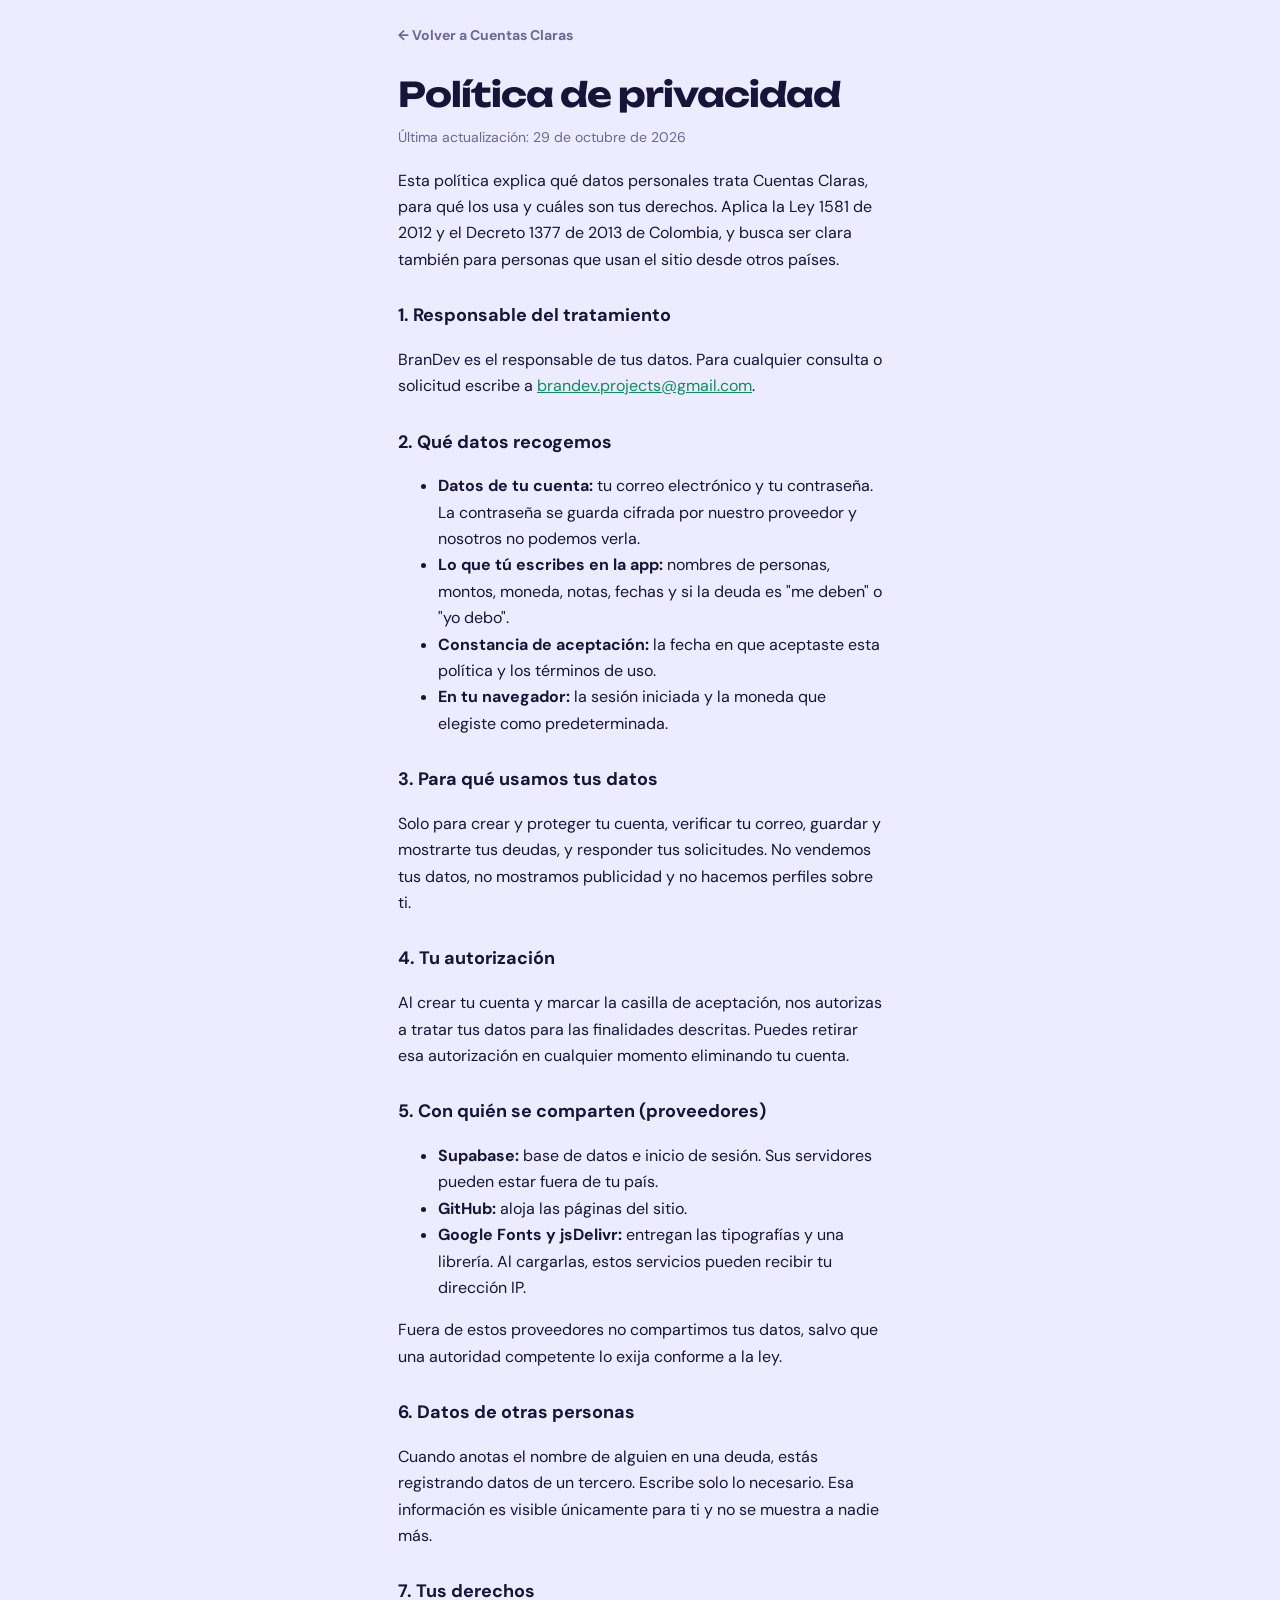
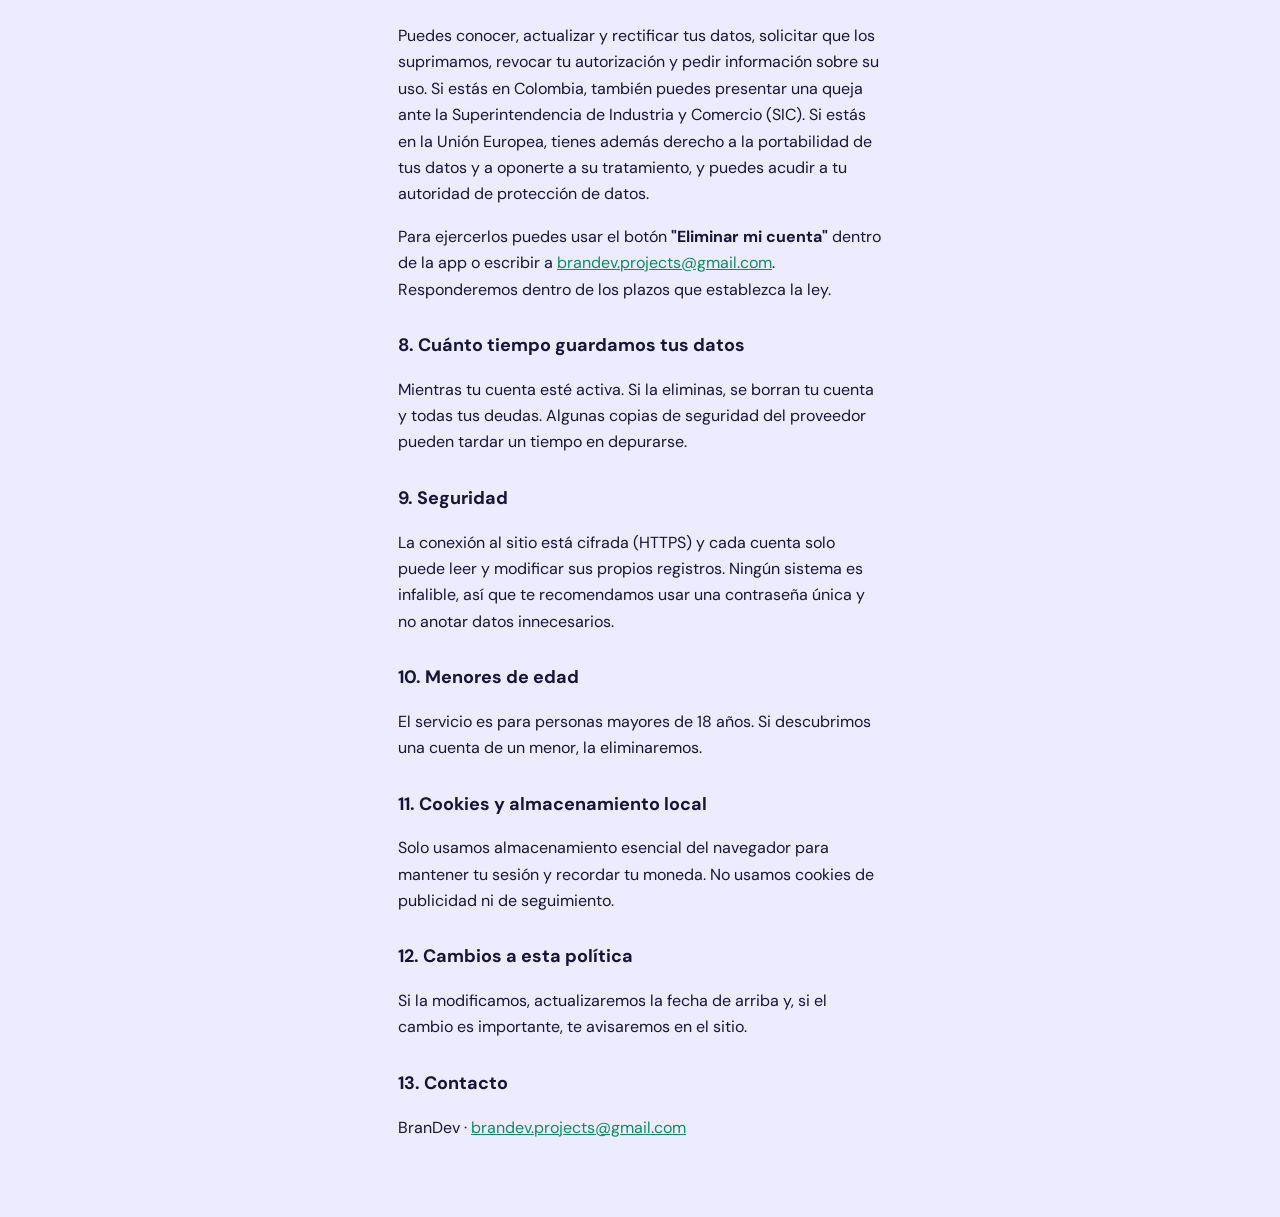
<file: privacidad.html>
<!DOCTYPE html>
<html lang="es">
<head>
<meta charset="utf-8">
<meta name="viewport" content="width=device-width, initial-scale=1, viewport-fit=cover">
<title>Política de privacidad · Cuentas Claras</title>
<link href="https://fonts.googleapis.com/css2?family=DM+Sans:wght@400;500;700&family=Unbounded:wght@600;800&display=swap" rel="stylesheet">
<link rel="stylesheet" href="styles.css">
</head>
<body>
<main class="doc">
  <a class="backlink" href="index.html">← Volver a Cuentas Claras</a>
  <h1 class="d">Política de privacidad</h1>
  <p class="meta">Última actualización: 29 de octubre de 2026</p>
  <p>Esta política explica qué datos personales trata Cuentas Claras, para qué los usa y cuáles son tus derechos. Aplica la Ley 1581 de 2012 y el Decreto 1377 de 2013 de Colombia, y busca ser clara también para personas que usan el sitio desde otros países.</p>

  <h2>1. Responsable del tratamiento</h2>
  <p><span data-fill="owner"></span> es el responsable de tus datos. Para cualquier consulta o solicitud escribe a <a data-fill="email"></a>.</p>

  <h2>2. Qué datos recogemos</h2>
  <ul>
    <li><strong>Datos de tu cuenta:</strong> tu correo electrónico y tu contraseña. La contraseña se guarda cifrada por nuestro proveedor y nosotros no podemos verla.</li>
    <li><strong>Lo que tú escribes en la app:</strong> nombres de personas, montos, moneda, notas, fechas y si la deuda es "me deben" o "yo debo".</li>
    <li><strong>Constancia de aceptación:</strong> la fecha en que aceptaste esta política y los términos de uso.</li>
    <li><strong>En tu navegador:</strong> la sesión iniciada y la moneda que elegiste como predeterminada.</li>
  </ul>

  <h2>3. Para qué usamos tus datos</h2>
  <p>Solo para crear y proteger tu cuenta, verificar tu correo, guardar y mostrarte tus deudas, y responder tus solicitudes. No vendemos tus datos, no mostramos publicidad y no hacemos perfiles sobre ti.</p>

  <h2>4. Tu autorización</h2>
  <p>Al crear tu cuenta y marcar la casilla de aceptación, nos autorizas a tratar tus datos para las finalidades descritas. Puedes retirar esa autorización en cualquier momento eliminando tu cuenta.</p>

  <h2>5. Con quién se comparten (proveedores)</h2>
  <ul>
    <li><strong>Supabase:</strong> base de datos e inicio de sesión. Sus servidores pueden estar fuera de tu país.</li>
    <li><strong>GitHub:</strong> aloja las páginas del sitio.</li>
    <li><strong>Google Fonts y jsDelivr:</strong> entregan las tipografías y una librería. Al cargarlas, estos servicios pueden recibir tu dirección IP.</li>
  </ul>
  <p>Fuera de estos proveedores no compartimos tus datos, salvo que una autoridad competente lo exija conforme a la ley.</p>

  <h2>6. Datos de otras personas</h2>
  <p>Cuando anotas el nombre de alguien en una deuda, estás registrando datos de un tercero. Escribe solo lo necesario. Esa información es visible únicamente para ti y no se muestra a nadie más.</p>

  <h2>7. Tus derechos</h2>
  <p>Puedes conocer, actualizar y rectificar tus datos, solicitar que los suprimamos, revocar tu autorización y pedir información sobre su uso. Si estás en Colombia, también puedes presentar una queja ante la Superintendencia de Industria y Comercio (SIC). Si estás en la Unión Europea, tienes además derecho a la portabilidad de tus datos y a oponerte a su tratamiento, y puedes acudir a tu autoridad de protección de datos.</p>
  <p>Para ejercerlos puedes usar el botón <strong>"Eliminar mi cuenta"</strong> dentro de la app o escribir a <a data-fill="email"></a>. Responderemos dentro de los plazos que establezca la ley.</p>

  <h2>8. Cuánto tiempo guardamos tus datos</h2>
  <p>Mientras tu cuenta esté activa. Si la eliminas, se borran tu cuenta y todas tus deudas. Algunas copias de seguridad del proveedor pueden tardar un tiempo en depurarse.</p>

  <h2>9. Seguridad</h2>
  <p>La conexión al sitio está cifrada (HTTPS) y cada cuenta solo puede leer y modificar sus propios registros. Ningún sistema es infalible, así que te recomendamos usar una contraseña única y no anotar datos innecesarios.</p>

  <h2>10. Menores de edad</h2>
  <p>El servicio es para personas mayores de 18 años. Si descubrimos una cuenta de un menor, la eliminaremos.</p>

  <h2>11. Cookies y almacenamiento local</h2>
  <p>Solo usamos almacenamiento esencial del navegador para mantener tu sesión y recordar tu moneda. No usamos cookies de publicidad ni de seguimiento.</p>

  <h2>12. Cambios a esta política</h2>
  <p>Si la modificamos, actualizaremos la fecha de arriba y, si el cambio es importante, te avisaremos en el sitio.</p>

  <h2>13. Contacto</h2>
  <p><span data-fill="owner"></span> · <a data-fill="email"></a></p>
</main>
<script src="config.js"></script>
<script src="legal.js"></script>
</body>
</html>
</file>
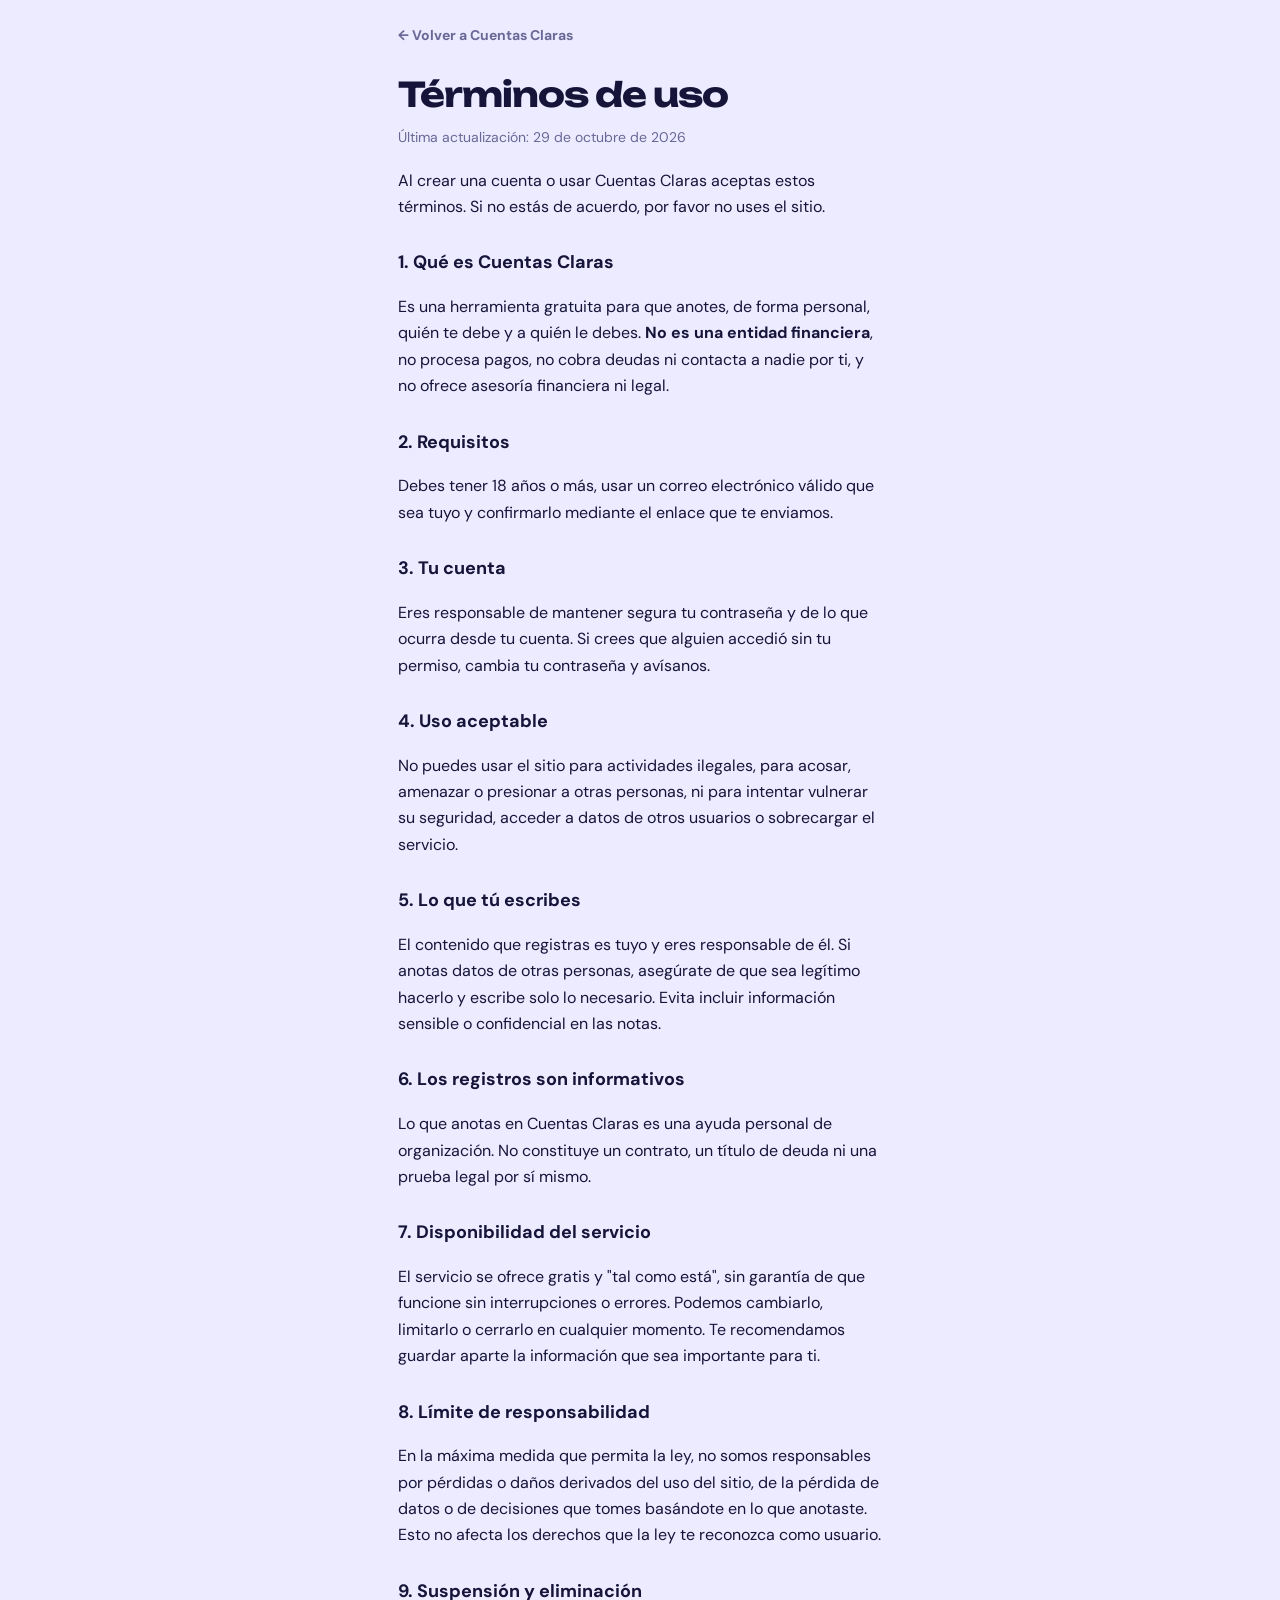
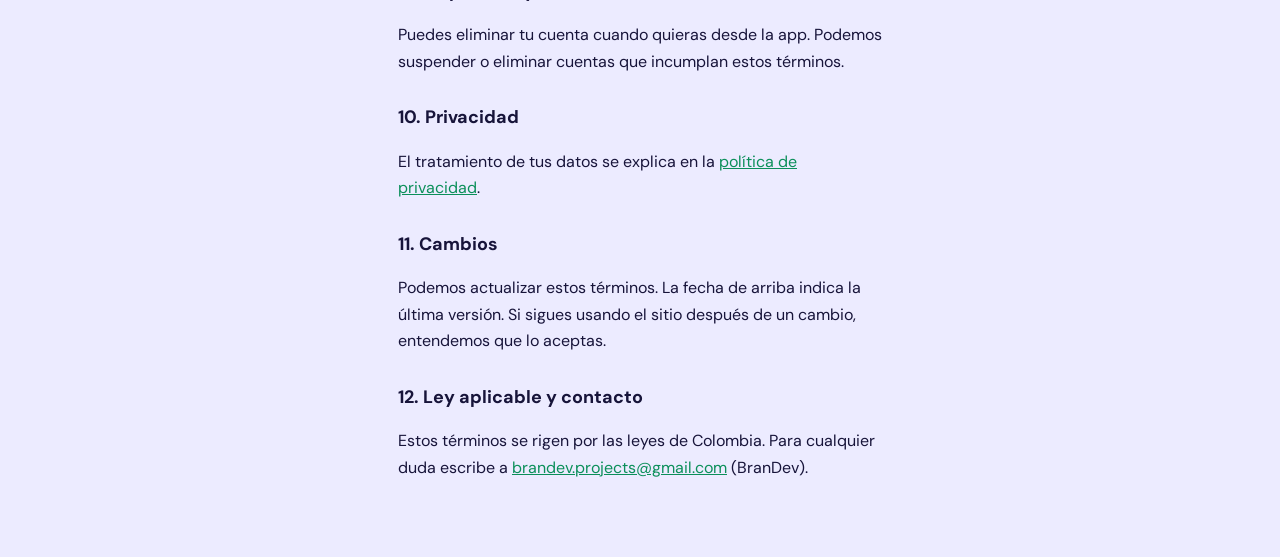
<file: terminos.html>
<!DOCTYPE html>
<html lang="es">
<head>
<meta charset="utf-8">
<meta name="viewport" content="width=device-width, initial-scale=1, viewport-fit=cover">
<title>Términos de uso · Cuentas Claras</title>
<link href="https://fonts.googleapis.com/css2?family=DM+Sans:wght@400;500;700&family=Unbounded:wght@600;800&display=swap" rel="stylesheet">
<link rel="stylesheet" href="styles.css">
</head>
<body>
<main class="doc">
  <a class="backlink" href="index.html">← Volver a Cuentas Claras</a>
  <h1 class="d">Términos de uso</h1>
  <p class="meta">Última actualización: 29 de octubre de 2026</p>
  <p>Al crear una cuenta o usar Cuentas Claras aceptas estos términos. Si no estás de acuerdo, por favor no uses el sitio.</p>

  <h2>1. Qué es Cuentas Claras</h2>
  <p>Es una herramienta gratuita para que anotes, de forma personal, quién te debe y a quién le debes. <strong>No es una entidad financiera</strong>, no procesa pagos, no cobra deudas ni contacta a nadie por ti, y no ofrece asesoría financiera ni legal.</p>

  <h2>2. Requisitos</h2>
  <p>Debes tener 18 años o más, usar un correo electrónico válido que sea tuyo y confirmarlo mediante el enlace que te enviamos.</p>

  <h2>3. Tu cuenta</h2>
  <p>Eres responsable de mantener segura tu contraseña y de lo que ocurra desde tu cuenta. Si crees que alguien accedió sin tu permiso, cambia tu contraseña y avísanos.</p>

  <h2>4. Uso aceptable</h2>
  <p>No puedes usar el sitio para actividades ilegales, para acosar, amenazar o presionar a otras personas, ni para intentar vulnerar su seguridad, acceder a datos de otros usuarios o sobrecargar el servicio.</p>

  <h2>5. Lo que tú escribes</h2>
  <p>El contenido que registras es tuyo y eres responsable de él. Si anotas datos de otras personas, asegúrate de que sea legítimo hacerlo y escribe solo lo necesario. Evita incluir información sensible o confidencial en las notas.</p>

  <h2>6. Los registros son informativos</h2>
  <p>Lo que anotas en Cuentas Claras es una ayuda personal de organización. No constituye un contrato, un título de deuda ni una prueba legal por sí mismo.</p>

  <h2>7. Disponibilidad del servicio</h2>
  <p>El servicio se ofrece gratis y "tal como está", sin garantía de que funcione sin interrupciones o errores. Podemos cambiarlo, limitarlo o cerrarlo en cualquier momento. Te recomendamos guardar aparte la información que sea importante para ti.</p>

  <h2>8. Límite de responsabilidad</h2>
  <p>En la máxima medida que permita la ley, no somos responsables por pérdidas o daños derivados del uso del sitio, de la pérdida de datos o de decisiones que tomes basándote en lo que anotaste. Esto no afecta los derechos que la ley te reconozca como usuario.</p>

  <h2>9. Suspensión y eliminación</h2>
  <p>Puedes eliminar tu cuenta cuando quieras desde la app. Podemos suspender o eliminar cuentas que incumplan estos términos.</p>

  <h2>10. Privacidad</h2>
  <p>El tratamiento de tus datos se explica en la <a href="privacidad.html">política de privacidad</a>.</p>

  <h2>11. Cambios</h2>
  <p>Podemos actualizar estos términos. La fecha de arriba indica la última versión. Si sigues usando el sitio después de un cambio, entendemos que lo aceptas.</p>

  <h2>12. Ley aplicable y contacto</h2>
  <p>Estos términos se rigen por las leyes de Colombia. Para cualquier duda escribe a <a data-fill="email"></a> (<span data-fill="owner"></span>).</p>
</main>
<script src="config.js"></script>
<script src="legal.js"></script>
</body>
</html>
</file>
<file: styles.css>
:root{--bg:#ECEBFF;--surf:#fff;--ink:#17143A;--mut:#6A6896;--line:#D3D0F5;--owed:#0B8F5A;--onowed:#fff;--owe:#D92D20;--onowe:#fff;--sun:#FFD23F;--sunt:#17143A;--err:#B42318;--logo:#17143A;
box-sizing:border-box;padding-top:env(safe-area-inset-top,0px)}
@media (prefers-color-scheme:dark){:root{--bg:#0F0E24;--surf:#1B1946;--ink:#F0EFFF;--mut:#A5A3D6;--line:#2E2B6B;--owed:#19C37D;--onowed:#04261A;--owe:#F04438;--err:#FCA5A5;--logo:#2A2670}}
*{box-sizing:border-box}
html,body{margin:0;background:var(--bg);color:var(--ink);font-family:"DM Sans",system-ui,sans-serif}
.d{font-family:"Unbounded","DM Sans",system-ui,sans-serif}
main{max-width:520px;margin:0 auto;padding:22px 18px 130px}
[hidden]{display:none!important}
button:focus-visible,input:focus-visible,select:focus-visible{outline:3px solid var(--sun);outline-offset:2px}

/* logo */
.logo{width:96px;height:96px;display:block}
.logo.sm{width:34px;height:34px}
.lockup{display:grid;justify-items:center;gap:12px;margin:6px 0 26px}
.lockup .name{font-weight:800;font-size:20px;letter-spacing:-.02em}
.lockup.sm .logo{width:72px;height:72px}

/* pantallas de acceso */
.center{text-align:center}
.hero{font-size:clamp(26px,8vw,36px);line-height:1.12;letter-spacing:-.03em;font-weight:800;margin:0 0 14px}
.lead{color:var(--mut);font-size:17px;line-height:1.5;margin:0 auto 26px;max-width:420px}
.authform{display:grid;gap:10px;max-width:380px;margin:0 auto}
.mail{width:76px;height:76px;margin:20px auto 12px;display:block;fill:none;stroke:var(--owed);stroke-width:1.6;stroke-linecap:round;stroke-linejoin:round}

/* campos y botones */
input,.sel{font:inherit;font-size:16px;padding:14px;border:2px solid var(--line);border-radius:14px;background:var(--surf);color:var(--ink);width:100%}
.btn{border:0;border-radius:14px;padding:15px;font:800 15px inherit;font-family:"Unbounded",sans-serif;cursor:pointer;width:100%;background:var(--sun);color:var(--sunt);transition:transform .15s,box-shadow .2s}
.btn:hover:not(:disabled){transform:translateY(-2px);box-shadow:0 8px 20px rgba(23,20,58,.2)}
.btn:active:not(:disabled){transform:scale(.97)}
.btn:disabled{opacity:.5;cursor:default}
.btn.alt{background:transparent;color:var(--ink);border:2px solid var(--line)}
.btn.bad{background:transparent;color:var(--owe);border:2px solid var(--owe)}
.msg{min-height:20px;margin:12px 0 0;color:var(--err);font-size:14px}.msg.ok{color:var(--owed)}

/* barra superior y botones tipo pastilla */
.top{display:flex;justify-content:space-between;align-items:center;margin:0 0 22px}
.mark{display:flex;align-items:center;gap:10px;font-weight:800;font-size:16px;letter-spacing:-.02em}
.pill{display:inline-flex;align-items:center;gap:8px;border:2px solid var(--line);background:transparent;color:var(--ink);border-radius:999px;padding:9px 16px;font:700 14px inherit;font-family:inherit;cursor:pointer;transition:transform .15s,background .2s,color .2s,border-color .2s}
.pill svg{width:18px;height:18px;fill:none;stroke:currentColor;stroke-width:2;stroke-linecap:round;stroke-linejoin:round;transition:transform .25s}
.pill:hover:not(:disabled){transform:translateY(-2px)}
.pill:active:not(:disabled){transform:scale(.95)}
.pill.out:hover{background:var(--owe);border-color:var(--owe);color:var(--onowe)}
.pill.out:hover svg{transform:translateX(4px)}
.pill.clean:hover:not(:disabled){background:var(--owed);border-color:var(--owed);color:var(--onowed)}
.pill.clean:hover:not(:disabled) svg{transform:rotate(-14deg) scale(1.1)}
.pill:disabled{opacity:.45;cursor:default}
.count{background:var(--line);color:var(--ink);border-radius:999px;min-width:22px;padding:1px 7px;font-size:12px;text-align:center}
.foot{text-align:center;margin-top:8px}

/* panel */
.tabs{display:flex;gap:8px;margin-bottom:12px}
.tabs button{flex:1;border:2px solid var(--line);background:transparent;color:var(--mut);border-radius:999px;padding:10px;font:700 14px inherit;font-family:inherit;cursor:pointer;transition:background .2s,color .2s}
#app[data-tab="owed"] #t-owed{background:var(--owed);border-color:var(--owed);color:var(--onowed)}
#app[data-tab="owe"] #t-owe{background:var(--owe);border-color:var(--owe);color:var(--onowe)}
.curbar{display:flex;align-items:center;gap:10px;margin-bottom:14px;color:var(--mut);font-size:14px}
.curbar .sel{width:auto;flex:1;padding:9px 12px;font-size:15px}
.lbl{color:var(--mut);margin:0 0 4px;font-size:15px}
.total{font-family:"Unbounded",sans-serif;font-weight:800;font-size:clamp(30px,10vw,52px);letter-spacing:-.04em;line-height:1.05;margin:0;transition:color .3s;overflow-wrap:anywhere}
#app[data-tab="owed"] .total{color:var(--owed)}
#app[data-tab="owe"] .total{color:var(--owe)}
.sub{color:var(--mut);margin:6px 0 0;font-size:15px}
.chips{display:flex;flex-wrap:wrap;align-items:center;gap:6px;margin-top:10px;font-size:13px;color:var(--mut)}
.chip{border:2px solid var(--line);background:transparent;color:var(--ink);border-radius:999px;padding:4px 11px;font:700 13px inherit;font-family:inherit;cursor:pointer;transition:background .2s}
.chip:hover{background:var(--line)}

/* burbujas */
#field{position:relative;height:380px;margin-top:10px}
.bub{position:absolute;border:0;border-radius:50%;cursor:pointer;display:flex;flex-direction:column;align-items:center;justify-content:center;padding:6px;overflow:hidden;
transition:left .55s cubic-bezier(.2,.9,.3,1.2),top .55s cubic-bezier(.2,.9,.3,1.2),width .55s cubic-bezier(.2,.9,.3,1.2),height .55s cubic-bezier(.2,.9,.3,1.2),background .3s,opacity .3s;
animation:grow .55s cubic-bezier(.2,.9,.3,1.3) both}
.bub.owed{background:var(--owed);color:var(--onowed)}
.bub.owe{background:var(--owe);color:var(--onowe)}
.bub.paid{background:transparent;border:2.5px dashed var(--mut);color:var(--mut);opacity:.8}
.bub:hover,.bub:focus-visible{filter:brightness(1.1)}
.bub b{font-family:"Unbounded",sans-serif;font-weight:600;line-height:1.1;max-width:100%;white-space:nowrap;overflow:hidden;text-overflow:ellipsis}
.bub span{font-weight:700;opacity:.92;line-height:1.1;max-width:100%;white-space:nowrap;overflow:hidden;text-overflow:ellipsis}
@keyframes grow{from{transform:scale(0)}}
.p{position:absolute;width:10px;height:10px;border-radius:50%;pointer-events:none}
.empty{position:absolute;inset:0;display:grid;place-items:center;text-align:center;color:var(--mut);padding:0 30px;font-size:17px}
#fab{position:fixed;left:50%;transform:translateX(-50%);bottom:calc(18px + env(safe-area-inset-bottom,0px));width:auto;padding:16px 26px;box-shadow:0 10px 30px rgba(23,20,58,.35);z-index:5}
#fab:hover:not(:disabled){transform:translateX(-50%) translateY(-2px)}
#fab:active:not(:disabled){transform:translateX(-50%) scale(.97)}

/* hojas */
dialog{border:0;margin:auto auto 0;width:100%;max-width:520px;background:var(--surf);color:var(--ink);border-radius:26px 26px 0 0;padding:24px 18px calc(24px + env(safe-area-inset-bottom,0px));animation:up .3s cubic-bezier(.2,.9,.3,1)}
dialog::backdrop{background:rgba(15,14,36,.55)}
@keyframes up{from{transform:translateY(60px);opacity:0}}
dialog form,dialog .col{display:grid;gap:10px}
dialog h3{font-family:"Unbounded",sans-serif;font-size:20px;margin:0 0 4px}
.fl{font-size:14px;color:var(--mut);margin:4px 0 -4px}.fl small{font-size:12px}
#dAmt{font-family:"Unbounded",sans-serif;font-weight:800;font-size:30px;letter-spacing:-.03em;margin:0;overflow-wrap:anywhere}
#dNote,#dDate{color:var(--mut);margin:0}
@media (prefers-reduced-motion:reduce){*,*::before,*::after{animation:none!important;transition:none!important}}

/* casilla de aceptación, pie legal y páginas de texto */
.check{display:flex;gap:10px;align-items:flex-start;text-align:left;font-size:14px;color:var(--mut);line-height:1.45;cursor:pointer}
.check input{width:22px;height:22px;padding:0;margin:1px 0 0;flex:none;accent-color:var(--owed);cursor:pointer}
.check a{color:var(--ink)}
.legalnav{display:flex;justify-content:center;flex-wrap:wrap;gap:6px 18px;margin-top:34px;font-size:14px}
.legalnav a,.linkbtn{color:var(--mut);text-decoration:underline;background:none;border:0;font:inherit;cursor:pointer;padding:0}
.legalnav a:hover,.linkbtn:hover{color:var(--ink)}
.lead2{color:var(--mut);margin:0;line-height:1.5}
.doc{padding-bottom:60px;line-height:1.65}
.doc h1{font-size:clamp(26px,7vw,34px);letter-spacing:-.03em;margin:18px 0 4px}
.doc h2{font-size:18px;margin:28px 0 6px}
.doc p,.doc li{color:var(--ink)}
.doc .meta{color:var(--mut);font-size:14px;margin:0 0 18px}
.doc a{color:var(--owed)}
.doc .backlink{display:inline-block;color:var(--mut);text-decoration:none;font-weight:700;font-size:14px}
.doc .backlink:hover{color:var(--ink)}
</file>
